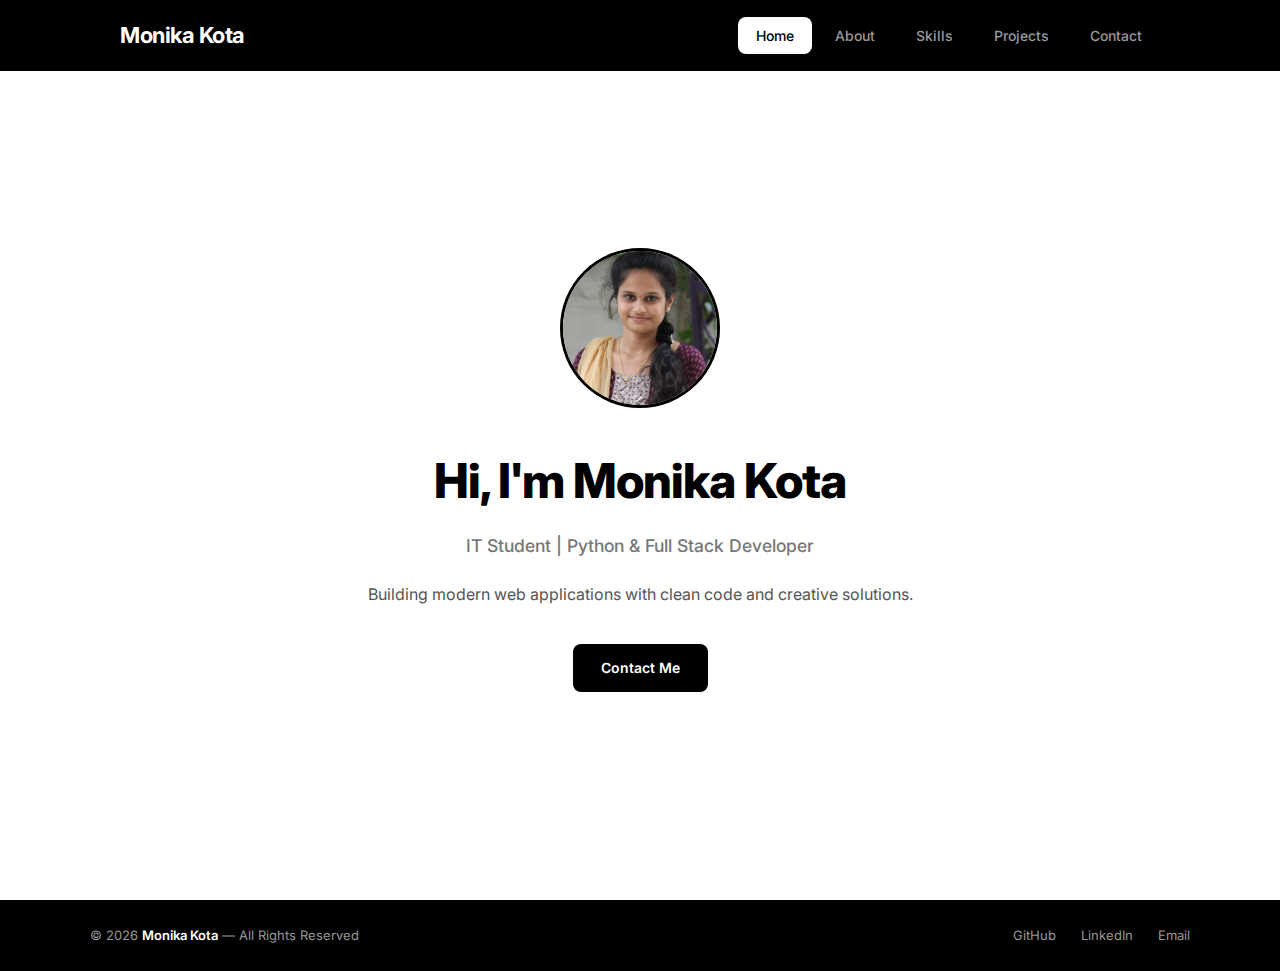
<file: index.html>
<!DOCTYPE html>
<html lang="en">
<head>
  <meta charset="UTF-8">
  <meta name="viewport" content="width=device-width, initial-scale=1.0">
  <title>Monika Kota | Portfolio</title>
  <link rel="stylesheet" href="style.css">
</head>
<body>

<!-- NAVBAR -->
<header>
  <nav class="navbar">
    <h2 class="logo">Monika Kota</h2>
    <div class="menu-toggle" id="menuToggle" onclick="toggleMenu()">
      <span></span>
      <span></span>
      <span></span>
    </div>
    <ul id="navMenu">
      <li><a href="index.html" class="active">Home</a></li>
      <li><a href="about.html">About</a></li>
      <li><a href="skills.html">Skills</a></li>
      <li><a href="projects.html">Projects</a></li>
      <li><a href="contact.html">Contact</a></li>
    </ul>
  </nav>
</header>

<!-- HERO -->
<section class="hero">
  <div class="hero-content">
    <img src="assets\profile.jpg" class="profile-pic" alt="Monika Kota">
    <h1>Hi, I'm Monika Kota</h1>
    <h3>IT Student | Python & Full Stack Developer</h3>
    <p>Building modern web applications with clean code and creative solutions.</p>
    <div class="hero-buttons">
      <a href="contact.html" class="btn btn-primary">Contact Me</a>
    </div>
  </div>
</section>

<!-- FOOTER -->
<footer>
  <div class="footer-inner">
    <p>© 2026 <span>Monika Kota</span> — All Rights Reserved</p>
    <div class="footer-links">
      <a href="https://github.com/monika-28-km" target="_blank">GitHub</a>
      <a href="https://www.linkedin.com/in/monika-kota" target="_blank">LinkedIn</a>
      <a href="mailto:kotamonika76@gmail.com">Email</a>
    </div>
  </div>
</footer>

<script>
  function toggleMenu() {
    document.getElementById('navMenu').classList.toggle('active');
    document.getElementById('menuToggle').classList.toggle('active');
  }
</script>

</body>
</html>
</file>
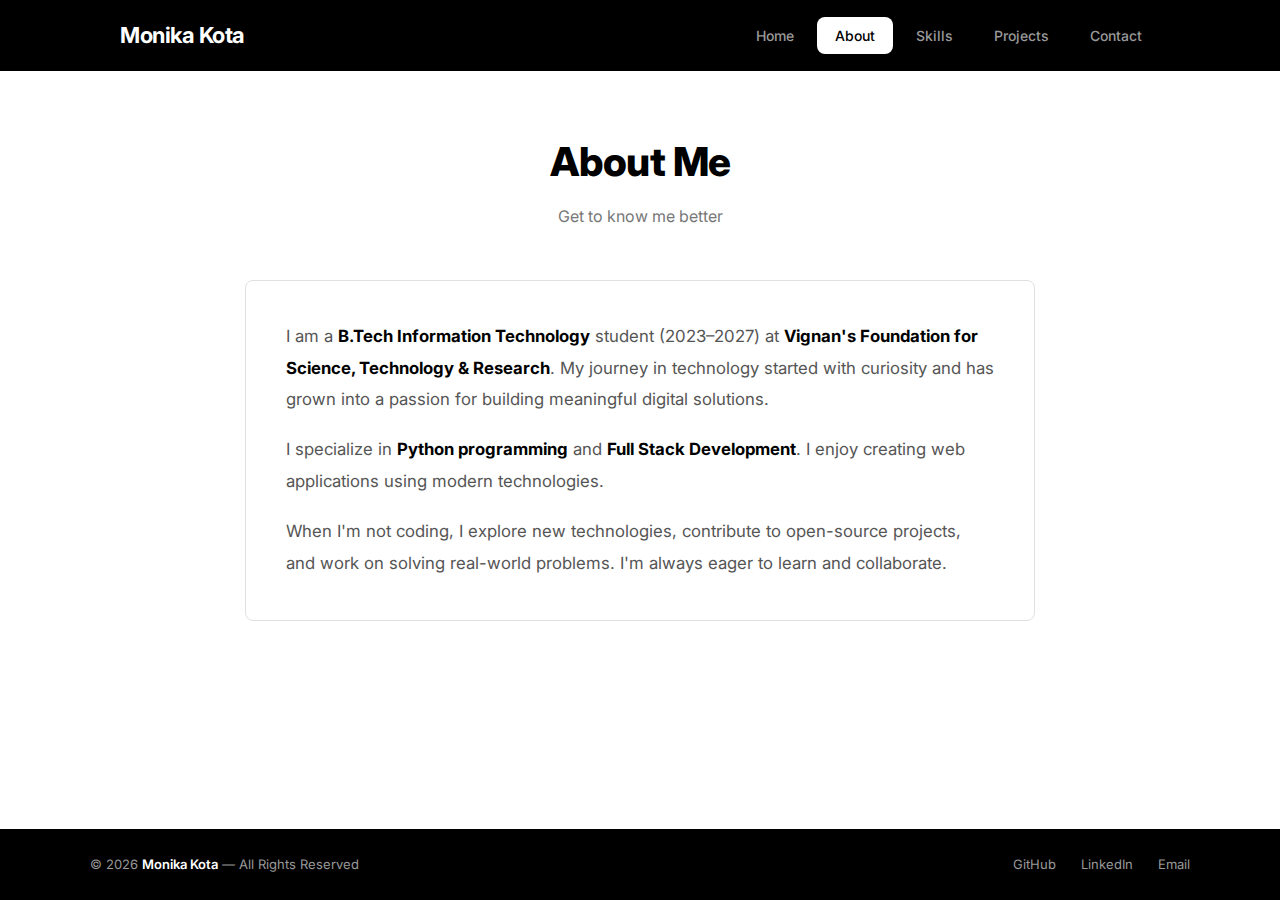
<file: about.html>
<!DOCTYPE html>
<html lang="en">
<head>
  <meta charset="UTF-8">
  <meta name="viewport" content="width=device-width, initial-scale=1.0">
  <title>About | Monika Kota</title>
  <link rel="stylesheet" href="style.css">
</head>
<body>

<!-- NAVBAR -->
<header>
  <nav class="navbar">
    <h2 class="logo">Monika Kota</h2>
    <div class="menu-toggle" id="menuToggle" onclick="toggleMenu()">
      <span></span>
      <span></span>
      <span></span>
    </div>
    <ul id="navMenu">
      <li><a href="index.html">Home</a></li>
      <li><a href="about.html" class="active">About</a></li>
      <li><a href="skills.html">Skills</a></li>
      <li><a href="projects.html">Projects</a></li>
      <li><a href="contact.html">Contact</a></li>
    </ul>
  </nav>
</header>

<!-- ABOUT -->
<section class="page">
  <div class="page-header">
    <h2>About Me</h2>
    <p>Get to know me better</p>
  </div>

  <div class="about-content">
    <p>
      I am a <strong>B.Tech Information Technology</strong> student (2023–2027) at 
      <strong>Vignan's Foundation for Science, Technology & Research</strong>. 
      My journey in technology started with curiosity and has grown into a passion 
      for building meaningful digital solutions.
    </p>
    <p>
      I specialize in <strong>Python programming</strong> and <strong>Full Stack Development</strong>. 
      I enjoy creating web applications using modern technologies.
    </p>
    <p>
      When I'm not coding, I explore new technologies, contribute to open-source projects, 
      and work on solving real-world problems. I'm always eager to learn and collaborate.
    </p>
  </div>
</section>

<!-- FOOTER -->
<footer>
  <div class="footer-inner">
    <p>© 2026 <span>Monika Kota</span> — All Rights Reserved</p>
    <div class="footer-links">
      <a href="https://github.com/monika-28-km" target="_blank">GitHub</a>
      <a href="https://www.linkedin.com/in/monika-kota" target="_blank">LinkedIn</a>
      <a href="mailto:kotamonika76@gmail.com">Email</a>
    </div>
  </div>
</footer>

<script>
  function toggleMenu() {
    document.getElementById('navMenu').classList.toggle('active');
    document.getElementById('menuToggle').classList.toggle('active');
  }
</script>

</body>
</html>
</file>
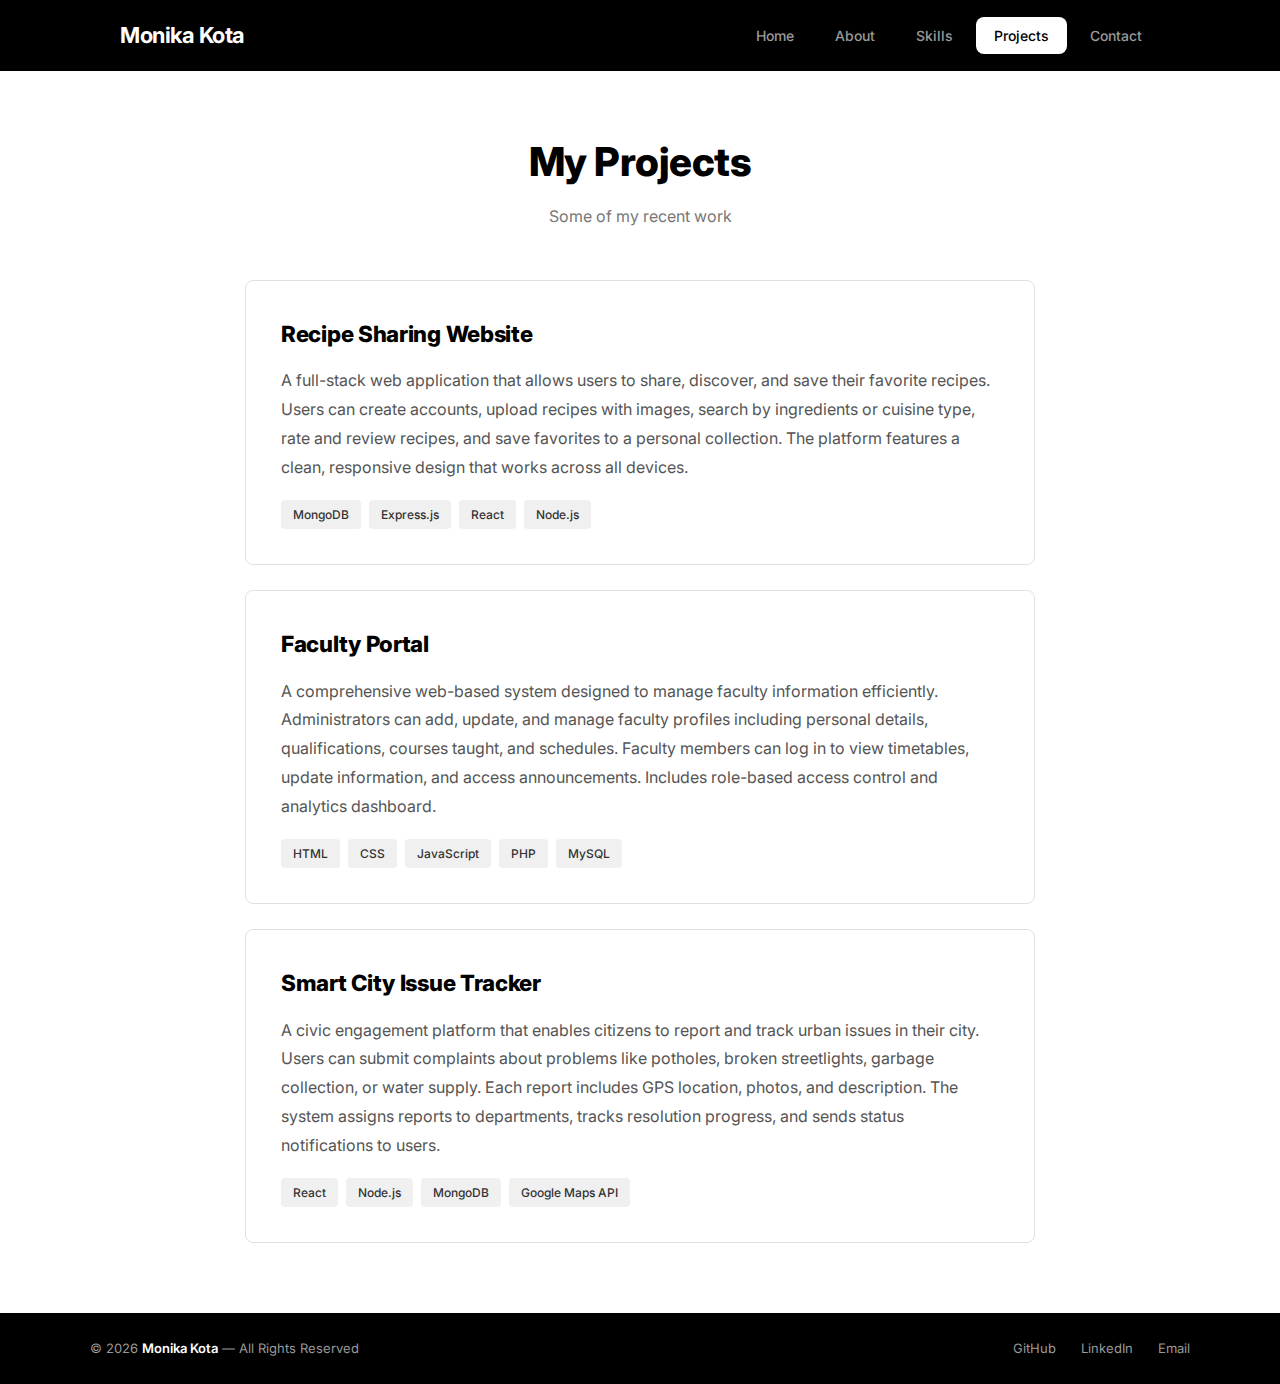
<file: projects.html>
<!DOCTYPE html>
<html lang="en">
<head>
  <meta charset="UTF-8">
  <meta name="viewport" content="width=device-width, initial-scale=1.0">
  <title>Projects | Monika Kota</title>
  <link rel="stylesheet" href="style.css">
</head>
<body>

<!-- NAVBAR -->
<header>
  <nav class="navbar">
    <h2 class="logo">Monika Kota</h2>
    <div class="menu-toggle" id="menuToggle" onclick="toggleMenu()">
      <span></span>
      <span></span>
      <span></span>
    </div>
    <ul id="navMenu">
      <li><a href="index.html">Home</a></li>
      <li><a href="about.html">About</a></li>
      <li><a href="skills.html">Skills</a></li>
      <li><a href="projects.html" class="active">Projects</a></li>
      <li><a href="contact.html">Contact</a></li>
    </ul>
  </nav>
</header>

<!-- PROJECTS -->
<section class="page">
  <div class="page-header">
    <h2>My Projects</h2>
    <p>Some of my recent work</p>
  </div>

  <div class="projects-list">

    <!-- Project 1 -->
    <div class="project-item">
      <h3>Recipe Sharing Website</h3>
      <p>
        A full-stack web application that allows users to share, discover, and save 
        their favorite recipes. Users can create accounts, upload recipes with images, 
        search by ingredients or cuisine type, rate and review recipes, and save 
        favorites to a personal collection. The platform features a clean, responsive 
        design that works across all devices.
      </p>
      <div class="project-tags">
        <span>MongoDB</span>
        <span>Express.js</span>
        <span>React</span>
        <span>Node.js</span>
      </div>
    </div>

    <!-- Project 2 -->
    <div class="project-item">
      <h3>Faculty Portal</h3>
      <p>
        A comprehensive web-based system designed to manage faculty information 
        efficiently. Administrators can add, update, and manage faculty profiles 
        including personal details, qualifications, courses taught, and schedules. 
        Faculty members can log in to view timetables, update information, and 
        access announcements. Includes role-based access control and analytics dashboard.
      </p>
      <div class="project-tags">
        <span>HTML</span>
        <span>CSS</span>
        <span>JavaScript</span>
        <span>PHP</span>
        <span>MySQL</span>
      </div>
    </div>

    <!-- Project 3 -->
    <div class="project-item">
      <h3>Smart City Issue Tracker</h3>
      <p>
        A civic engagement platform that enables citizens to report and track 
        urban issues in their city. Users can submit complaints about problems 
        like potholes, broken streetlights, garbage collection, or water supply. 
        Each report includes GPS location, photos, and description. The system 
        assigns reports to departments, tracks resolution progress, and sends 
        status notifications to users.
      </p>
      <div class="project-tags">
        <span>React</span>
        <span>Node.js</span>
        <span>MongoDB</span>
        <span>Google Maps API</span>
      </div>
    </div>

  </div>
</section>

<!-- FOOTER -->
<footer>
  <div class="footer-inner">
    <p>© 2026 <span>Monika Kota</span> — All Rights Reserved</p>
    <div class="footer-links">
     <a href="https://github.com/monika-28-km" target="_blank">GitHub</a>
      <a href="https://www.linkedin.com/in/monika-kota" target="_blank">LinkedIn</a>
      <a href="mailto:kotamonika76@gmail.com">Email</a>
    </div>
  </div>
</footer>

<script>
  function toggleMenu() {
    document.getElementById('navMenu').classList.toggle('active');
    document.getElementById('menuToggle').classList.toggle('active');
  }
</script>

</body>
</html>
</file>
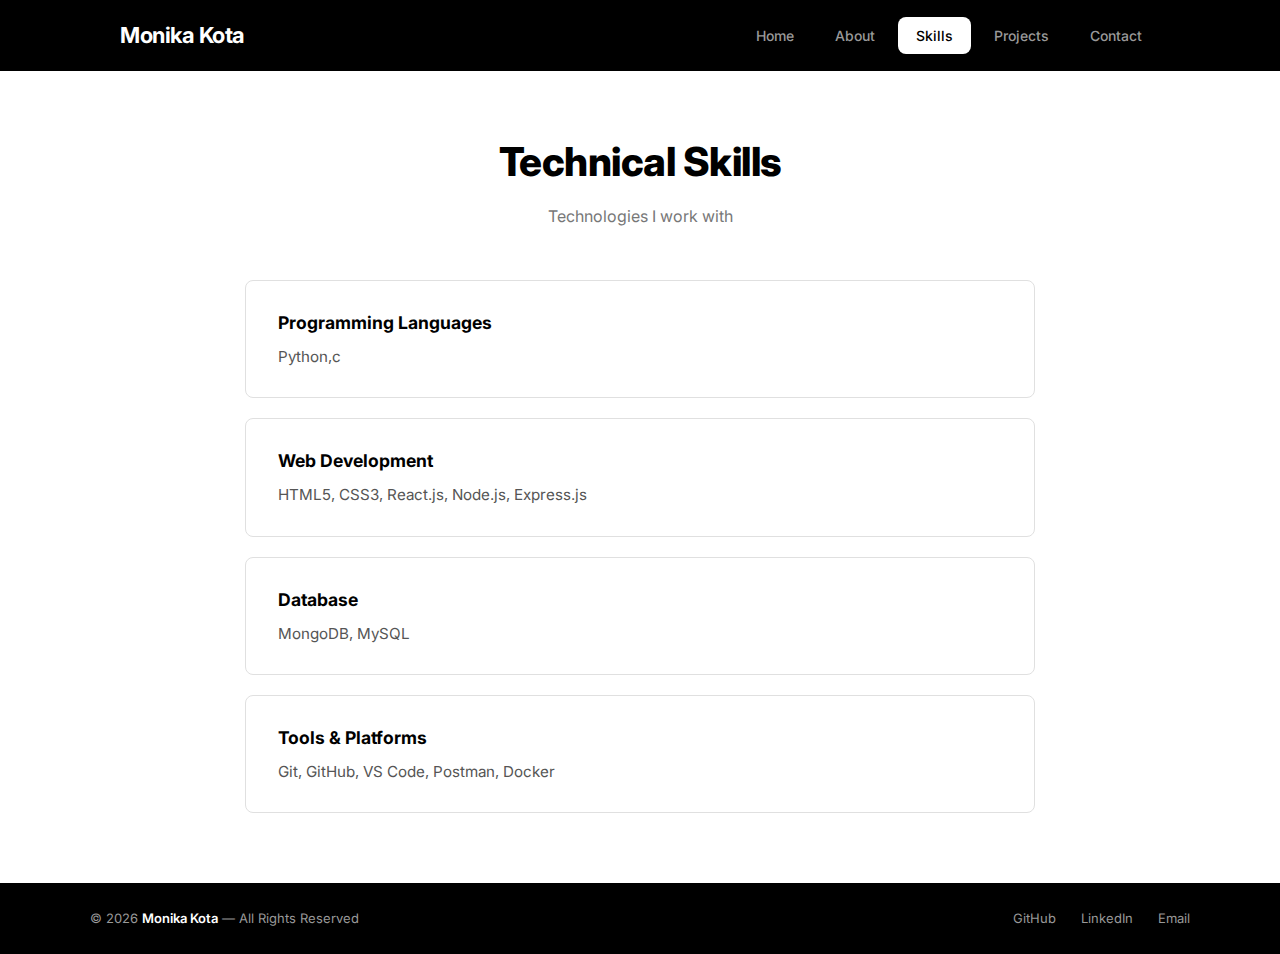
<file: skills.html>
<!DOCTYPE html>
<html lang="en">
<head>
  <meta charset="UTF-8">
  <meta name="viewport" content="width=device-width, initial-scale=1.0">
  <title>Skills | Monika Kota</title>
  <link rel="stylesheet" href="style.css">
</head>
<body>

<!-- NAVBAR -->
<header>
  <nav class="navbar">
    <h2 class="logo">Monika Kota</h2>
    <div class="menu-toggle" id="menuToggle" onclick="toggleMenu()">
      <span></span>
      <span></span>
      <span></span>
    </div>
    <ul id="navMenu">
      <li><a href="index.html">Home</a></li>
      <li><a href="about.html">About</a></li>
      <li><a href="skills.html" class="active">Skills</a></li>
      <li><a href="projects.html">Projects</a></li>
      <li><a href="contact.html">Contact</a></li>
    </ul>
  </nav>
</header>

<!-- SKILLS -->
<section class="page">
  <div class="page-header">
    <h2>Technical Skills</h2>
    <p>Technologies I work with</p>
  </div>

  <div class="skills-list">
    
    <div class="skill-item">
      <h3>Programming Languages</h3>
      <p>Python,c</p>
    </div>

    <div class="skill-item">
      <h3>Web Development</h3>
      <p>HTML5, CSS3, React.js, Node.js, Express.js</p>
    </div>

    <div class="skill-item">
      <h3>Database</h3>
      <p>MongoDB, MySQL</p>
    </div>

    <div class="skill-item">
      <h3>Tools & Platforms</h3>
      <p>Git, GitHub, VS Code, Postman, Docker</p>
    </div>

  </div>
</section>

<!-- FOOTER -->
<footer>
  <div class="footer-inner">
    <p>© 2026 <span>Monika Kota</span> — All Rights Reserved</p>
    <div class="footer-links">
      <a href="https://github.com/monika-28-km" target="_blank">GitHub</a>
      <a href="https://www.linkedin.com/in/monika-kota" target="_blank">LinkedIn</a>
      <a href="mailto:kotamonika76@gmail.com">Email</a>
    </div>
  </div>
</footer>

<script>
  function toggleMenu() {
    document.getElementById('navMenu').classList.toggle('active');
    document.getElementById('menuToggle').classList.toggle('active');
  }
</script>

</body>
</html>
</file>
<file: style.css>
/* ============================================
   GOOGLE FONTS
============================================ */
@import url('https://fonts.googleapis.com/css2?family=Inter:wght@300;400;500;600;700;800&display=swap');

/* ============================================
   CSS VARIABLES
============================================ */
:root {
  --black: #000000;
  --white: #ffffff;
  --gray-50: #f9f9f9;
  --gray-100: #f0f0f0;
  --gray-200: #e0e0e0;
  --gray-300: #cccccc;
  --gray-400: #999999;
  --gray-500: #777777;
  --gray-600: #555555;
  --gray-700: #333333;
  
  --shadow: 0 2px 10px rgba(0, 0, 0, 0.08);
  --shadow-md: 0 5px 20px rgba(0, 0, 0, 0.1);
  --transition: all 0.3s ease;
  --radius: 8px;
  
  --font: 'Inter', -apple-system, BlinkMacSystemFont, sans-serif;
}

/* ============================================
   RESET
============================================ */
* {
  margin: 0;
  padding: 0;
  box-sizing: border-box;
}

html {
  scroll-behavior: smooth;
}

body {
  font-family: var(--font);
  background-color: var(--white);
  color: var(--black);
  line-height: 1.6;
  min-height: 100vh;
  display: flex;
  flex-direction: column;
}

a {
  text-decoration: none;
  color: inherit;
  transition: var(--transition);
}

ul {
  list-style: none;
}

img {
  max-width: 100%;
  display: block;
}

button, input, textarea {
  font-family: inherit;
  border: none;
  outline: none;
}

/* ============================================
   NAVBAR - BLACK
============================================ */
header {
  position: fixed;
  top: 0;
  left: 0;
  width: 100%;
  z-index: 1000;
  background: var(--black);
}

.navbar {
  display: flex;
  justify-content: space-between;
  align-items: center;
  max-width: 1100px;
  margin: 0 auto;
  padding: 18px 30px;
}

.logo {
  font-size: 22px;
  font-weight: 700;
  color: var(--white);
  letter-spacing: -0.5px;
}

.navbar ul {
  display: flex;
  align-items: center;
  gap: 5px;
}

.navbar ul li a {
  color: var(--gray-400);
  padding: 10px 18px;
  font-weight: 500;
  font-size: 14px;
  border-radius: var(--radius);
  transition: var(--transition);
}

.navbar ul li a:hover {
  color: var(--white);
}

.navbar ul li a.active {
  color: var(--black);
  background: var(--white);
}

/* Mobile Menu */
.menu-toggle {
  display: none;
  flex-direction: column;
  gap: 5px;
  cursor: pointer;
  padding: 8px;
}

.menu-toggle span {
  width: 22px;
  height: 2px;
  background: var(--white);
  transition: var(--transition);
}

.menu-toggle.active span:nth-child(1) {
  transform: rotate(45deg) translate(5px, 5px);
}

.menu-toggle.active span:nth-child(2) {
  opacity: 0;
}

.menu-toggle.active span:nth-child(3) {
  transform: rotate(-45deg) translate(5px, -5px);
}

/* ============================================
   HERO SECTION - WHITE
============================================ */
.hero {
  min-height: 100vh;
  display: flex;
  align-items: center;
  justify-content: center;
  background: var(--white);
  padding: 120px 30px 80px;
}

.hero-content {
  text-align: center;
  max-width: 650px;
}

.profile-pic {
  width: 160px;
  height: 160px;
  border-radius: 50%;
  object-fit: cover;
  margin: 0 auto 35px;
  border: 3px solid var(--black);
  transition: var(--transition);
}

.profile-pic:hover {
  transform: scale(1.03);
}

.hero-content h1 {
  font-size: clamp(2rem, 5vw, 3rem);
  font-weight: 800;
  color: var(--black);
  margin-bottom: 12px;
  letter-spacing: -1px;
}

.hero-content h3 {
  font-size: 1.1rem;
  font-weight: 500;
  color: var(--gray-500);
  margin-bottom: 20px;
}

.hero-content p {
  font-size: 1rem;
  color: var(--gray-600);
  margin-bottom: 35px;
  line-height: 1.8;
}

/* Buttons */
.hero-buttons {
  display: flex;
  gap: 12px;
  justify-content: center;
  flex-wrap: wrap;
}

.btn {
  padding: 13px 28px;
  font-weight: 600;
  font-size: 14px;
  border-radius: var(--radius);
  transition: var(--transition);
  cursor: pointer;
}

.btn-primary {
  background: var(--black);
  color: var(--white);
}

.btn-primary:hover {
  background: var(--gray-700);
}

.btn-secondary {
  background: var(--white);
  color: var(--black);
  border: 2px solid var(--black);
}

.btn-secondary:hover {
  background: var(--gray-100);
}

/* ============================================
   PAGE SECTIONS - WHITE
============================================ */
.page {
  flex: 1;
  padding: 130px 30px 70px;
  max-width: 850px;
  margin: 0 auto;
  width: 100%;
  background: var(--white);
}

.page-header {
  text-align: center;
  margin-bottom: 50px;
}

.page-header h2 {
  font-size: clamp(1.8rem, 4vw, 2.5rem);
  font-weight: 800;
  color: var(--black);
  margin-bottom: 10px;
  letter-spacing: -0.5px;
}

.page-header p {
  font-size: 1rem;
  color: var(--gray-500);
}

/* ============================================
   ABOUT
============================================ */
.about-content {
  background: var(--white);
  padding: 40px;
  border: 1px solid var(--gray-200);
  border-radius: var(--radius);
}

.about-content p {
  font-size: 1.05rem;
  color: var(--gray-600);
  line-height: 1.9;
  margin-bottom: 18px;
}

.about-content p:last-child {
  margin-bottom: 0;
}

.about-content strong {
  color: var(--black);
}

/* ============================================
   SKILLS
============================================ */
.skills-list {
  display: flex;
  flex-direction: column;
  gap: 20px;
}

.skill-item {
  background: var(--white);
  padding: 28px 32px;
  border: 1px solid var(--gray-200);
  border-radius: var(--radius);
  transition: var(--transition);
}

.skill-item:hover {
  border-color: var(--black);
}

.skill-item h3 {
  font-size: 1.1rem;
  font-weight: 700;
  color: var(--black);
  margin-bottom: 8px;
}

.skill-item p {
  color: var(--gray-600);
  font-size: 0.95rem;
}

/* ============================================
   PROJECTS - SIMPLE BLOCKS
============================================ */
.projects-list {
  display: flex;
  flex-direction: column;
  gap: 25px;
}

.project-item {
  background: var(--white);
  padding: 35px;
  border: 1px solid var(--gray-200);
  border-radius: var(--radius);
  transition: var(--transition);
}

.project-item:hover {
  border-color: var(--black);
  box-shadow: var(--shadow);
}

.project-item h3 {
  font-size: 1.4rem;
  font-weight: 800;
  color: var(--black);
  margin-bottom: 15px;
  letter-spacing: -0.3px;
}

.project-item p {
  color: var(--gray-600);
  font-size: 1rem;
  line-height: 1.8;
  margin-bottom: 18px;
}

.project-tags {
  display: flex;
  flex-wrap: wrap;
  gap: 8px;
}

.project-tags span {
  background: var(--gray-100);
  color: var(--gray-700);
  padding: 5px 12px;
  font-size: 12px;
  font-weight: 500;
  border-radius: 4px;
}

/* ============================================
   CONTACT
============================================ */
.contact-wrapper {
  display: grid;
  grid-template-columns: 1fr 1.4fr;
  gap: 30px;
}

/* Left - Info */
.contact-info {
  background: var(--black);
  color: var(--white);
  padding: 40px;
  border-radius: var(--radius);
}

.contact-info h3 {
  font-size: 1.4rem;
  font-weight: 700;
  margin-bottom: 12px;
}

.contact-info > p {
  color: var(--gray-400);
  font-size: 0.95rem;
  margin-bottom: 30px;
  line-height: 1.7;
}

.info-item {
  display: flex;
  align-items: center;
  gap: 15px;
  margin-bottom: 22px;
}

.info-item .icon {
  width: 42px;
  height: 42px;
  background: var(--gray-700);
  border-radius: 6px;
  display: flex;
  align-items: center;
  justify-content: center;
  font-size: 1rem;
}

.info-item .text {
  font-size: 0.9rem;
}

.info-item .text span {
  display: block;
  color: var(--gray-400);
  font-size: 0.8rem;
  margin-bottom: 2px;
}

.info-item .text a {
  color: var(--white);
}

.info-item .text a:hover {
  color: var(--gray-300);
}

/* Social */
.social-icons {
  display: flex;
  gap: 10px;
  margin-top: 30px;
  padding-top: 25px;
  border-top: 1px solid var(--gray-700);
}

.social-icons a {
  width: 40px;
  height: 40px;
  background: var(--gray-700);
  border-radius: 6px;
  display: flex;
  align-items: center;
  justify-content: center;
  color: var(--white);
  transition: var(--transition);
}

.social-icons a:hover {
  background: var(--white);
  color: var(--black);
}

/* Right - Form */
.contact-form {
  background: var(--white);
  padding: 40px;
  border: 1px solid var(--gray-200);
  border-radius: var(--radius);
}

.contact-form h3 {
  font-size: 1.3rem;
  font-weight: 700;
  color: var(--black);
  margin-bottom: 8px;
}

.contact-form > p {
  color: var(--gray-500);
  font-size: 0.95rem;
  margin-bottom: 28px;
}

.form-row {
  display: grid;
  grid-template-columns: 1fr 1fr;
  gap: 15px;
}

.form-group {
  margin-bottom: 18px;
}

.form-group label {
  display: block;
  font-size: 13px;
  font-weight: 600;
  color: var(--black);
  margin-bottom: 8px;
}

.form-group label span {
  color: var(--gray-400);
}

.form-group input,
.form-group textarea {
  width: 100%;
  padding: 13px 15px;
  background: var(--gray-50);
  border: 1px solid var(--gray-200);
  border-radius: 6px;
  font-size: 14px;
  color: var(--black);
  transition: var(--transition);
}

.form-group input::placeholder,
.form-group textarea::placeholder {
  color: var(--gray-400);
}

.form-group input:focus,
.form-group textarea:focus {
  border-color: var(--black);
  background: var(--white);
}

.form-group textarea {
  min-height: 120px;
  resize: vertical;
}

.submit-btn {
  width: 100%;
  padding: 14px;
  background: var(--black);
  color: var(--white);
  font-size: 14px;
  font-weight: 600;
  border-radius: 6px;
  cursor: pointer;
  transition: var(--transition);
}

.submit-btn:hover {
  background: var(--gray-700);
}

/* Success */
.success-message {
  display: none;
  text-align: center;
  padding: 35px;
}

.success-message.show {
  display: block;
}

.success-message .check {
  width: 60px;
  height: 60px;
  background: var(--black);
  border-radius: 50%;
  display: flex;
  align-items: center;
  justify-content: center;
  margin: 0 auto 18px;
  color: var(--white);
  font-size: 1.5rem;
}

.success-message h4 {
  font-size: 1.2rem;
  color: var(--black);
  margin-bottom: 8px;
}

.success-message p {
  color: var(--gray-500);
  font-size: 0.95rem;
}

/* ============================================
   FOOTER - BLACK
============================================ */
footer {
  background: var(--black);
  color: var(--gray-400);
  padding: 25px 30px;
  margin-top: auto;
}

.footer-inner {
  max-width: 1100px;
  margin: 0 auto;
  display: flex;
  justify-content: space-between;
  align-items: center;
  flex-wrap: wrap;
  gap: 15px;
}

.footer-inner p {
  font-size: 13px;
}

.footer-inner span {
  color: var(--white);
  font-weight: 600;
}

.footer-links {
  display: flex;
  gap: 25px;
}

.footer-links a {
  color: var(--gray-400);
  font-size: 13px;
}

.footer-links a:hover {
  color: var(--white);
}

/* ============================================
   RESPONSIVE
============================================ */
@media (max-width: 850px) {
  .contact-wrapper {
    grid-template-columns: 1fr;
  }
}

@media (max-width: 768px) {
  .navbar {
    padding: 15px 20px;
  }

  .menu-toggle {
    display: flex;
  }

  .navbar ul {
    position: fixed;
    top: 0;
    right: -100%;
    width: 70%;
    max-width: 280px;
    height: 100vh;
    background: var(--black);
    flex-direction: column;
    justify-content: center;
    align-items: center;
    gap: 8px;
    transition: var(--transition);
  }

  .navbar ul.active {
    right: 0;
  }

  .navbar ul li a {
    font-size: 16px;
    padding: 12px 25px;
  }

  .hero {
    padding: 100px 20px 60px;
  }

  .profile-pic {
    width: 130px;
    height: 130px;
  }

  .hero-buttons {
    flex-direction: column;
    align-items: center;
  }

  .btn {
    width: 100%;
    max-width: 220px;
    text-align: center;
  }

  .page {
    padding: 110px 20px 50px;
  }

  .about-content,
  .skill-item,
  .project-item,
  .contact-info,
  .contact-form {
    padding: 28px 22px;
  }

  .form-row {
    grid-template-columns: 1fr;
  }

  .footer-inner {
    flex-direction: column;
    text-align: center;
  }
}

@media (max-width: 480px) {
  .hero-content h1 {
    font-size: 1.8rem;
  }

  .page-header h2 {
    font-size: 1.6rem;
  }

  .project-item h3 {
    font-size: 1.2rem;
  }

  .info-item {
    flex-direction: column;
    text-align: center;
  }

  .social-icons {
    justify-content: center;
  }
}

/* ============================================
   SCROLLBAR
============================================ */
::-webkit-scrollbar {
  width: 8px;
}

::-webkit-scrollbar-track {
  background: var(--gray-100);
}

::-webkit-scrollbar-thumb {
  background: var(--black);
  border-radius: 4px;
}

/* ============================================
   SELECTION
============================================ */
::selection {
  background: var(--black);
  color: var(--white);
}
</file>
